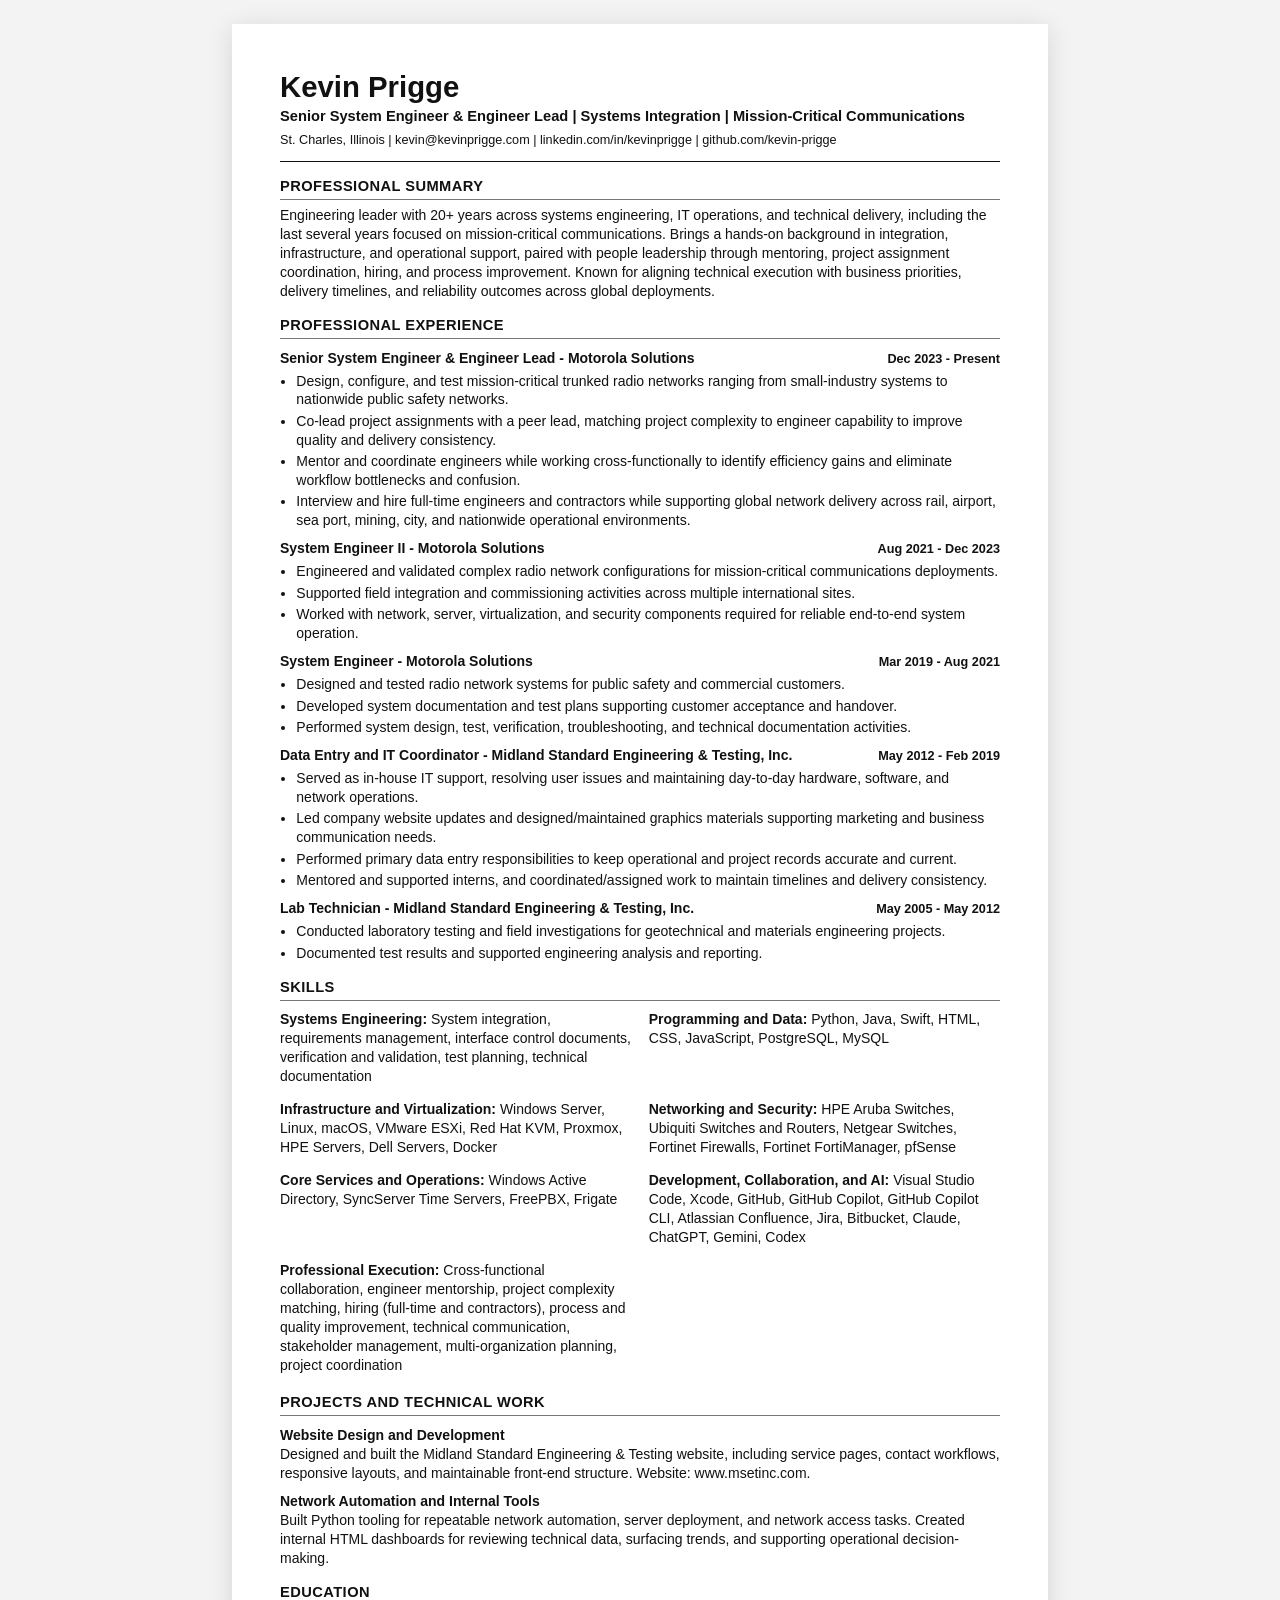
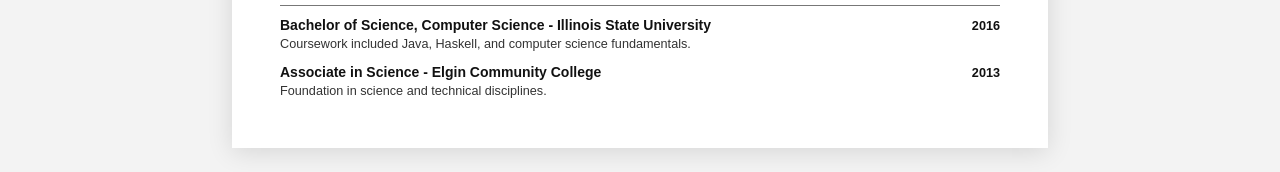
<file: resume.html>
<!DOCTYPE html>
<html lang="en">
<head>
  <meta charset="UTF-8" />
  <meta name="viewport" content="width=device-width, initial-scale=1.0" />
  <title>Kevin Prigge Resume</title>
  <meta name="description" content="Resume for Kevin Prigge, Senior System Engineer and Engineer Lead specializing in mission-critical trunked radio networks, systems engineering, leadership, and operational improvement." />
  <style>
    @page {
      size: Letter portrait;
      margin: 0.5in;
    }

    * {
      box-sizing: border-box;
    }

    body {
      margin: 0;
      background: #f3f3f3;
      color: #111;
      font-family: Arial, Helvetica, sans-serif;
      font-size: 10.5pt;
      line-height: 1.35;
    }

    .page {
      width: 8.5in;
      min-height: 11in;
      margin: 0 auto;
      padding: 0.5in;
      background: #fff;
    }

    header {
      border-bottom: 1.5px solid #111;
      padding-bottom: 0.12in;
      margin-bottom: 0.16in;
    }

    h1,
    h2,
    h3,
    p {
      margin: 0;
    }

    h1 {
      font-size: 22pt;
      line-height: 1.05;
      letter-spacing: 0;
      text-transform: none;
    }

    .headline {
      margin-top: 0.04in;
      font-size: 11pt;
      font-weight: 700;
    }

    .contact {
      margin-top: 0.06in;
      font-size: 9.5pt;
    }

    section {
      margin-top: 0.16in;
      break-inside: avoid;
    }

    h2 {
      border-bottom: 1px solid #777;
      padding-bottom: 0.025in;
      margin-bottom: 0.06in;
      font-size: 11pt;
      letter-spacing: 0.03em;
      text-transform: uppercase;
    }

    h3 {
      font-size: 10.5pt;
    }

    .summary {
      margin-top: 0.04in;
    }

    .job,
    .education-item,
    .project {
      margin-top: 0.1in;
      break-inside: avoid;
    }

    .item-header {
      display: flex;
      justify-content: space-between;
      gap: 0.18in;
      align-items: baseline;
    }

    .role {
      font-weight: 700;
    }

    .organization {
      font-weight: 700;
    }

    .dates {
      flex: 0 0 auto;
      font-size: 9.5pt;
      font-weight: 700;
      text-align: right;
      white-space: nowrap;
    }

    .meta {
      margin-top: 0.01in;
      font-size: 9.5pt;
      color: #333;
    }

    ul {
      margin: 0.04in 0 0 0.17in;
      padding: 0;
    }

    li {
      margin: 0.025in 0;
    }

    .skills-grid {
      display: grid;
      grid-template-columns: 1fr 1fr;
      gap: 0.08in 0.18in;
    }

    .skill-line {
      margin: 0.035in 0;
    }

    .skill-label {
      font-weight: 700;
    }

    .print-note {
      display: none;
    }

    @media screen {
      .page {
        margin-top: 0.25in;
        margin-bottom: 0.25in;
        box-shadow: 0 4px 24px rgba(0, 0, 0, 0.12);
      }
    }

    @media print {
      body {
        background: #fff;
      }

      .page {
        width: auto;
        min-height: auto;
        margin: 0;
        padding: 0;
        box-shadow: none;
      }

      a {
        color: #111;
        text-decoration: none;
      }
    }
  </style>
</head>
<body>
  <main class="page">
    <header>
      <h1>Kevin Prigge</h1>
      <p class="headline">Senior System Engineer &amp; Engineer Lead | Systems Integration | Mission-Critical Communications</p>
      <p class="contact">
        St. Charles, Illinois | kevin@kevinprigge.com | linkedin.com/in/kevinprigge | github.com/kevin-prigge
      </p>
    </header>

    <section aria-labelledby="summary">
      <h2 id="summary">Professional Summary</h2>
      <p class="summary">
        Engineering leader with 20+ years across systems engineering, IT operations, and technical delivery, including the last several years focused on mission-critical communications. Brings a hands-on background in integration, infrastructure, and operational support, paired with people leadership through mentoring, project assignment coordination, hiring, and process improvement. Known for aligning technical execution with business priorities, delivery timelines, and reliability outcomes across global deployments.
      </p>
    </section>

    <section aria-labelledby="experience">
      <h2 id="experience">Professional Experience</h2>

      <article class="job">
        <div class="item-header">
          <div>
            <h3><span class="role">Senior System Engineer &amp; Engineer Lead</span> - <span class="organization">Motorola Solutions</span></h3>
          </div>
          <p class="dates">Dec 2023 - Present</p>
        </div>
        <ul>
          <li>Design, configure, and test mission-critical trunked radio networks ranging from small-industry systems to nationwide public safety networks.</li>
          <li>Co-lead project assignments with a peer lead, matching project complexity to engineer capability to improve quality and delivery consistency.</li>
          <li>Mentor and coordinate engineers while working cross-functionally to identify efficiency gains and eliminate workflow bottlenecks and confusion.</li>
          <li>Interview and hire full-time engineers and contractors while supporting global network delivery across rail, airport, sea port, mining, city, and nationwide operational environments.</li>
        </ul>
      </article>

      <article class="job">
        <div class="item-header">
          <div>
            <h3><span class="role">System Engineer II</span> - <span class="organization">Motorola Solutions</span></h3>
          </div>
          <p class="dates">Aug 2021 - Dec 2023</p>
        </div>
        <ul>
          <li>Engineered and validated complex radio network configurations for mission-critical communications deployments.</li>
          <li>Supported field integration and commissioning activities across multiple international sites.</li>
          <li>Worked with network, server, virtualization, and security components required for reliable end-to-end system operation.</li>
        </ul>
      </article>

      <article class="job">
        <div class="item-header">
          <div>
            <h3><span class="role">System Engineer</span> - <span class="organization">Motorola Solutions</span></h3>
          </div>
          <p class="dates">Mar 2019 - Aug 2021</p>
        </div>
        <ul>
          <li>Designed and tested radio network systems for public safety and commercial customers.</li>
          <li>Developed system documentation and test plans supporting customer acceptance and handover.</li>
          <li>Performed system design, test, verification, troubleshooting, and technical documentation activities.</li>
        </ul>
      </article>

      <article class="job">
        <div class="item-header">
          <div>
            <h3><span class="role">Data Entry and IT Coordinator</span> - <span class="organization">Midland Standard Engineering &amp; Testing, Inc.</span></h3>
          </div>
          <p class="dates">May 2012 - Feb 2019</p>
        </div>
        <ul>
          <li>Served as in-house IT support, resolving user issues and maintaining day-to-day hardware, software, and network operations.</li>
          <li>Led company website updates and designed/maintained graphics materials supporting marketing and business communication needs.</li>
          <li>Performed primary data entry responsibilities to keep operational and project records accurate and current.</li>
          <li>Mentored and supported interns, and coordinated/assigned work to maintain timelines and delivery consistency.</li>
        </ul>
      </article>

      <article class="job">
        <div class="item-header">
          <div>
            <h3><span class="role">Lab Technician</span> - <span class="organization">Midland Standard Engineering &amp; Testing, Inc.</span></h3>
          </div>
          <p class="dates">May 2005 - May 2012</p>
        </div>
        <ul>
          <li>Conducted laboratory testing and field investigations for geotechnical and materials engineering projects.</li>
          <li>Documented test results and supported engineering analysis and reporting.</li>
        </ul>
      </article>
    </section>

    <section aria-labelledby="skills">
      <h2 id="skills">Skills</h2>
      <div class="skills-grid">
        <p class="skill-line"><span class="skill-label">Systems Engineering:</span> System integration, requirements management, interface control documents, verification and validation, test planning, technical documentation</p>
        <p class="skill-line"><span class="skill-label">Programming and Data:</span> Python, Java, Swift, HTML, CSS, JavaScript, PostgreSQL, MySQL</p>
        <p class="skill-line"><span class="skill-label">Infrastructure and Virtualization:</span> Windows Server, Linux, macOS, VMware ESXi, Red Hat KVM, Proxmox, HPE Servers, Dell Servers, Docker</p>
        <p class="skill-line"><span class="skill-label">Networking and Security:</span> HPE Aruba Switches, Ubiquiti Switches and Routers, Netgear Switches, Fortinet Firewalls, Fortinet FortiManager, pfSense</p>
        <p class="skill-line"><span class="skill-label">Core Services and Operations:</span> Windows Active Directory, SyncServer Time Servers, FreePBX, Frigate</p>
        <p class="skill-line"><span class="skill-label">Development, Collaboration, and AI:</span> Visual Studio Code, Xcode, GitHub, GitHub Copilot, GitHub Copilot CLI, Atlassian Confluence, Jira, Bitbucket, Claude, ChatGPT, Gemini, Codex</p>
        <p class="skill-line"><span class="skill-label">Professional Execution:</span> Cross-functional collaboration, engineer mentorship, project complexity matching, hiring (full-time and contractors), process and quality improvement, technical communication, stakeholder management, multi-organization planning, project coordination</p>
      </div>
    </section>

    <section aria-labelledby="projects">
      <h2 id="projects">Projects and Technical Work</h2>
      <article class="project">
        <h3>Website Design and Development</h3>
        <p>Designed and built the Midland Standard Engineering &amp; Testing website, including service pages, contact workflows, responsive layouts, and maintainable front-end structure. Website: www.msetinc.com.</p>
      </article>
      <article class="project">
        <h3>Network Automation and Internal Tools</h3>
        <p>Built Python tooling for repeatable network automation, server deployment, and network access tasks. Created internal HTML dashboards for reviewing technical data, surfacing trends, and supporting operational decision-making.</p>
      </article>
    </section>

    <section aria-labelledby="education">
      <h2 id="education">Education</h2>
      <article class="education-item">
        <div class="item-header">
          <h3>Bachelor of Science, Computer Science - Illinois State University</h3>
          <p class="dates">2016</p>
        </div>
        <p class="meta">Coursework included Java, Haskell, and computer science fundamentals.</p>
      </article>
      <article class="education-item">
        <div class="item-header">
          <h3>Associate in Science - Elgin Community College</h3>
          <p class="dates">2013</p>
        </div>
        <p class="meta">Foundation in science and technical disciplines.</p>
      </article>
    </section>
  </main>
</body>
</html>
</file>
